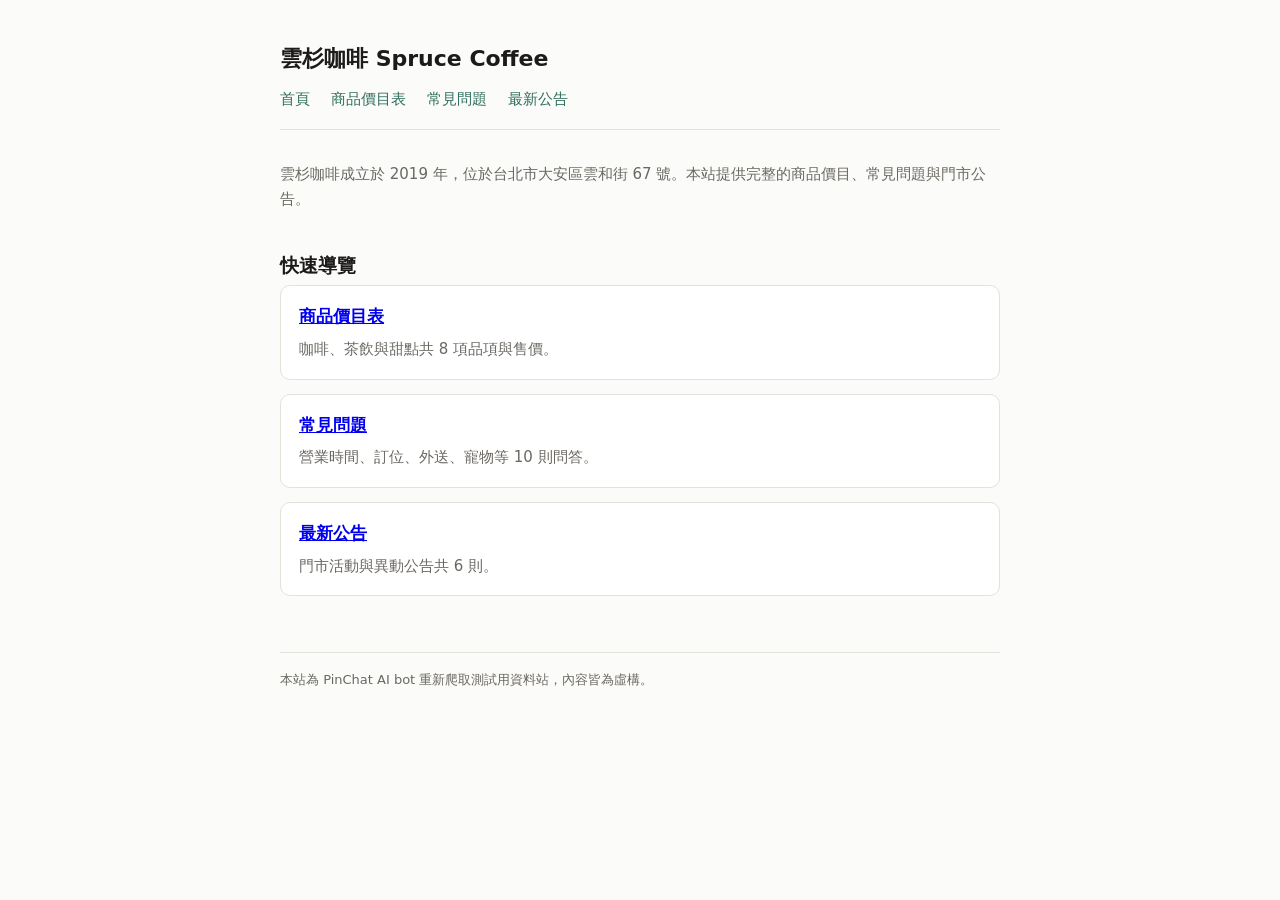
<file: index.html>
<!doctype html>
<html lang="zh-Hant">
<head>
<meta charset="utf-8">
<meta name="viewport" content="width=device-width,initial-scale=1">
<title>雲杉咖啡 Spruce Coffee｜官方資訊站</title>
<meta name="description" content="雲杉咖啡的商品價目表、常見問題與最新公告。">
<link rel="stylesheet" href="style.css">
</head>
<body>
<div class="wrap">
<header class="site">
  <h1>雲杉咖啡 Spruce Coffee</h1>
  <nav>
    <a href="./index.html">首頁</a>
    <a href="./products.html">商品價目表</a>
    <a href="./faq.html">常見問題</a>
    <a href="./news.html">最新公告</a>
  </nav>
</header>

<p class="lead">雲杉咖啡成立於 2019 年，位於台北市大安區雲和街 67 號。本站提供完整的商品價目、常見問題與門市公告。</p>

<h2>快速導覽</h2>
<div class="item"><h3><a href="./products.html">商品價目表</a></h3><p>咖啡、茶飲與甜點共 8 項品項與售價。</p></div>
<div class="item"><h3><a href="./faq.html">常見問題</a></h3><p>營業時間、訂位、外送、寵物等 10 則問答。</p></div>
<div class="item"><h3><a href="./news.html">最新公告</a></h3><p>門市活動與異動公告共 6 則。</p></div>

<footer>本站為 PinChat AI bot 重新爬取測試用資料站，內容皆為虛構。</footer>
</div>
</body>
</html>
</file>
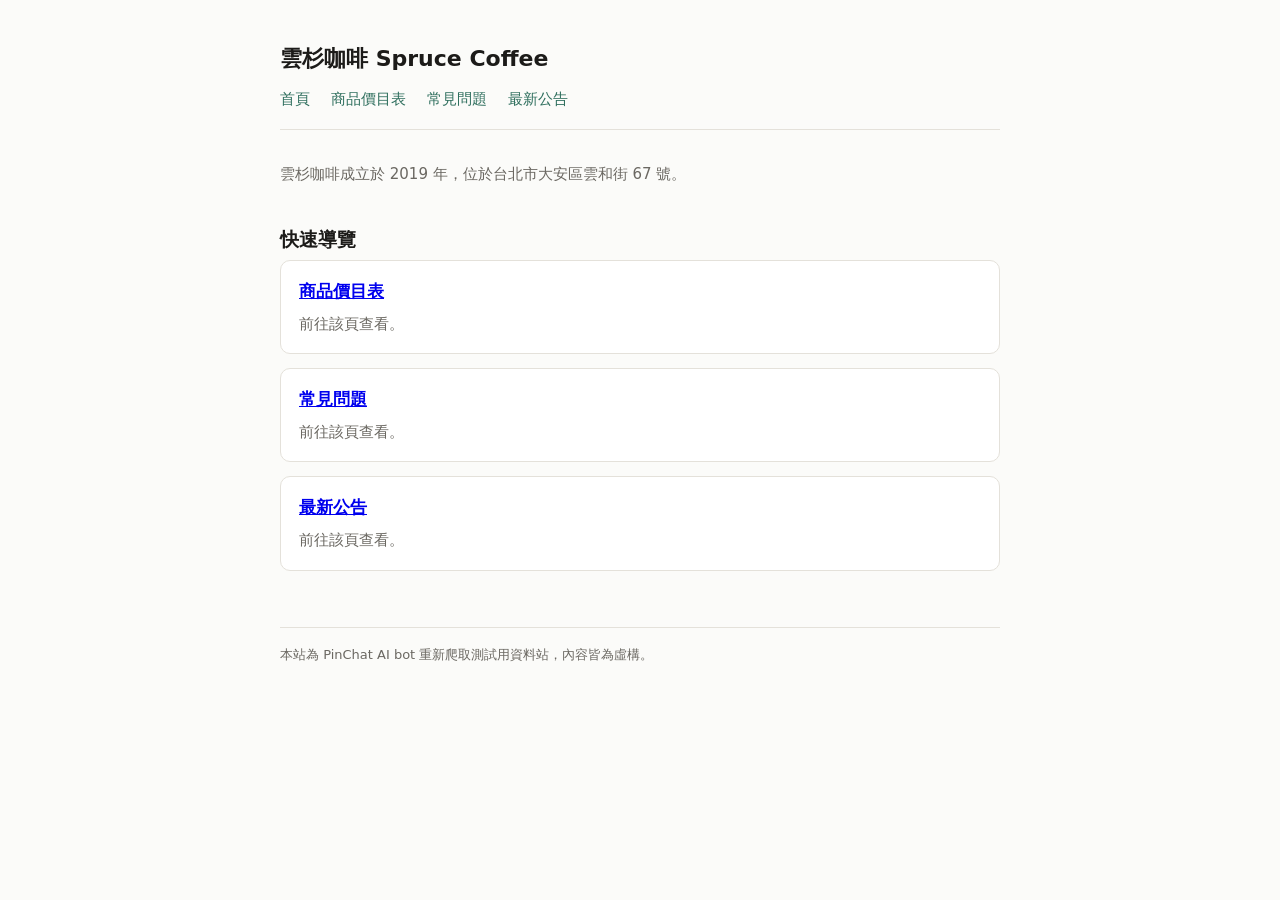
<file: docs/index.html>
<!doctype html>
<html lang="zh-Hant">
<head>
<meta charset="utf-8">
<meta name="viewport" content="width=device-width,initial-scale=1">
<title>雲杉咖啡 Spruce Coffee｜官方資訊站</title>
<meta name="description" content="雲杉咖啡的商品價目表、常見問題與最新公告。">
<link rel="stylesheet" href="style.css">
</head>
<body>
<div class="wrap">
<header class="site">
  <h1>雲杉咖啡 Spruce Coffee</h1>
  <nav>
    <a href="./index.html">首頁</a>
    <a href="./products.html">商品價目表</a>
    <a href="./faq.html">常見問題</a>
    <a href="./news.html">最新公告</a>
  </nav>
</header>

<p class="lead">雲杉咖啡成立於 2019 年，位於台北市大安區雲和街 67 號。</p>

<h2>快速導覽</h2>
<div class="item"><h3><a href="./products.html">商品價目表</a></h3><p>前往該頁查看。</p></div>
<div class="item"><h3><a href="./faq.html">常見問題</a></h3><p>前往該頁查看。</p></div>
<div class="item"><h3><a href="./news.html">最新公告</a></h3><p>前往該頁查看。</p></div>

<footer>本站為 PinChat AI bot 重新爬取測試用資料站，內容皆為虛構。</footer>
</div>
</body>
</html>
</file>
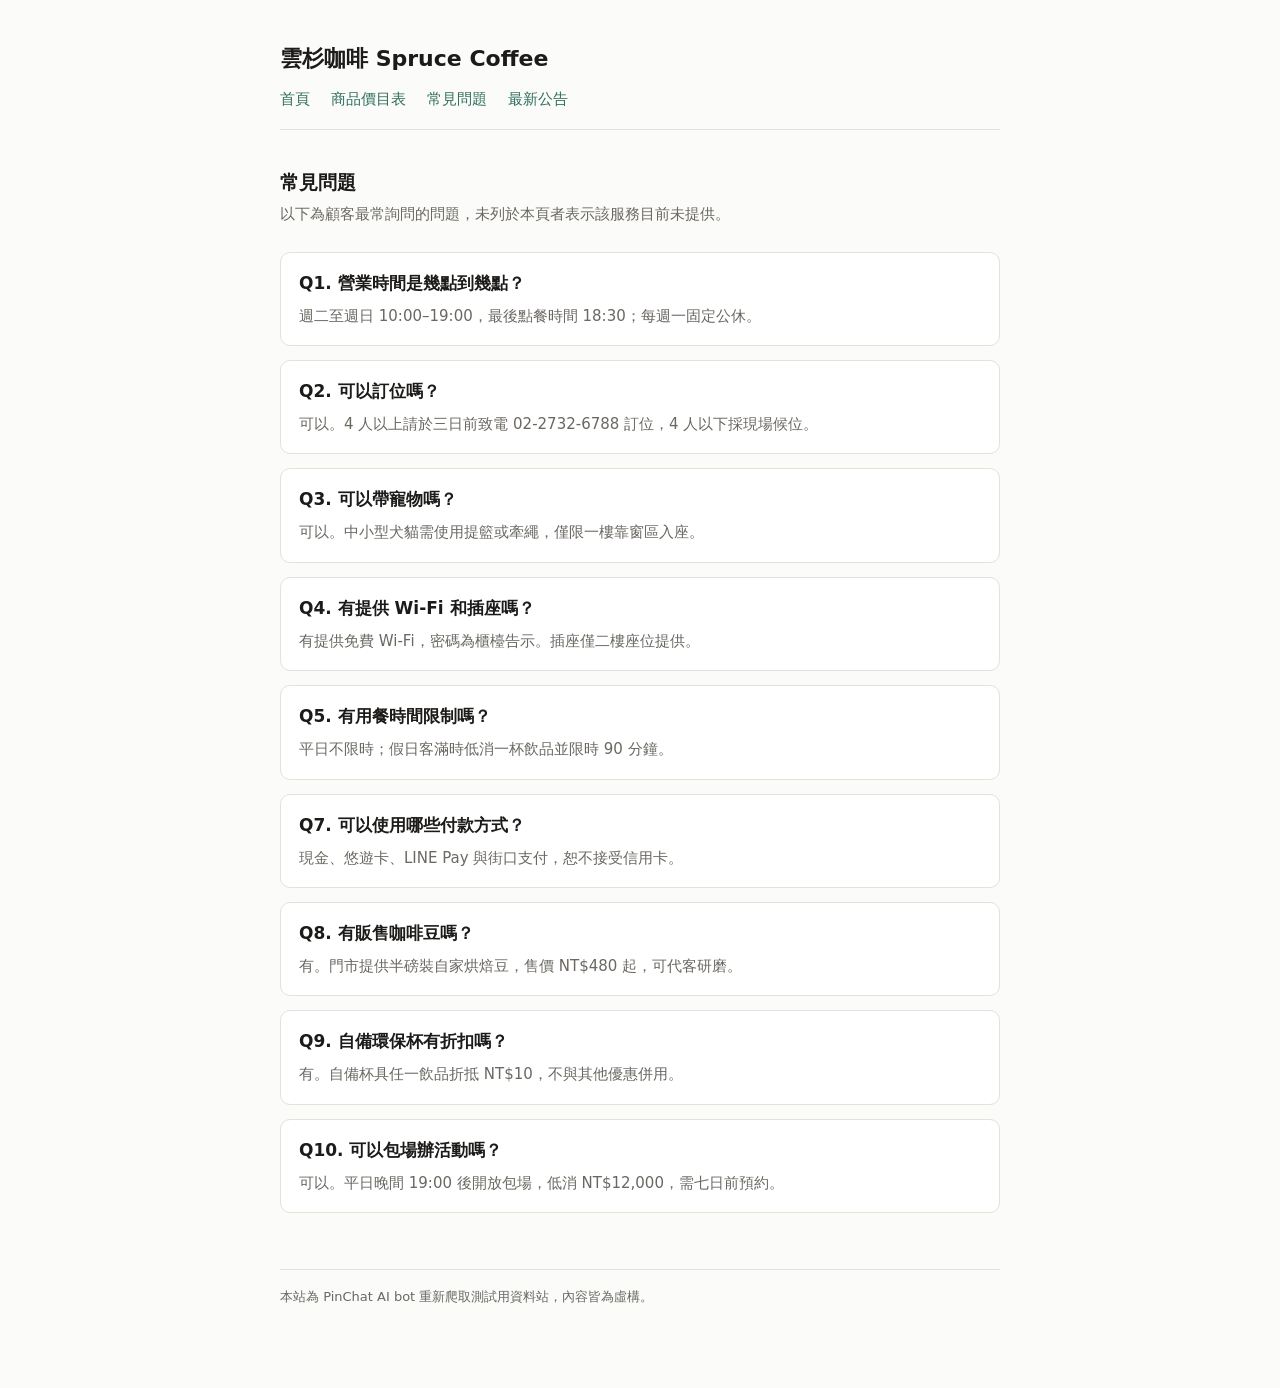
<file: faq.html>
<!doctype html>
<html lang="zh-Hant">
<head>
<meta charset="utf-8">
<meta name="viewport" content="width=device-width,initial-scale=1">
<title>常見問題｜雲杉咖啡 Spruce Coffee</title>
<meta name="description" content="雲杉咖啡常見問題彙整。">
<link rel="stylesheet" href="style.css">
</head>
<body>
<div class="wrap">
<header class="site">
  <h1>雲杉咖啡 Spruce Coffee</h1>
  <nav>
    <a href="./index.html">首頁</a>
    <a href="./products.html">商品價目表</a>
    <a href="./faq.html">常見問題</a>
    <a href="./news.html">最新公告</a>
  </nav>
</header>

<h2>常見問題</h2>
<p class="lead">以下為顧客最常詢問的問題，未列於本頁者表示該服務目前未提供。</p>

<!-- ITEM:q-hours -->
<article class="item" id="q-hours">
  <h3>Q1. 營業時間是幾點到幾點？</h3>
  <p>週二至週日 10:00–19:00，最後點餐時間 18:30；每週一固定公休。</p>
</article>
<!-- /ITEM:q-hours -->

<!-- ITEM:q-reserve -->
<article class="item" id="q-reserve">
  <h3>Q2. 可以訂位嗎？</h3>
  <p>可以。4 人以上請於三日前致電 02-2732-6788 訂位，4 人以下採現場候位。</p>
</article>
<!-- /ITEM:q-reserve -->

<!-- ITEM:q-pet -->
<article class="item" id="q-pet">
  <h3>Q3. 可以帶寵物嗎？</h3>
  <p>可以。中小型犬貓需使用提籃或牽繩，僅限一樓靠窗區入座。</p>
</article>
<!-- /ITEM:q-pet -->

<!-- ITEM:q-wifi -->
<article class="item" id="q-wifi">
  <h3>Q4. 有提供 Wi-Fi 和插座嗎？</h3>
  <p>有提供免費 Wi-Fi，密碼為櫃檯告示。插座僅二樓座位提供。</p>
</article>
<!-- /ITEM:q-wifi -->

<!-- ITEM:q-timelimit -->
<article class="item" id="q-timelimit">
  <h3>Q5. 有用餐時間限制嗎？</h3>
  <p>平日不限時；假日客滿時低消一杯飲品並限時 90 分鐘。</p>
</article>
<!-- /ITEM:q-timelimit -->


<!-- ITEM:q-payment -->
<article class="item" id="q-payment">
  <h3>Q7. 可以使用哪些付款方式？</h3>
  <p>現金、悠遊卡、LINE Pay 與街口支付，恕不接受信用卡。</p>
</article>
<!-- /ITEM:q-payment -->

<!-- ITEM:q-beans -->
<article class="item" id="q-beans">
  <h3>Q8. 有販售咖啡豆嗎？</h3>
  <p>有。門市提供半磅裝自家烘焙豆，售價 NT$480 起，可代客研磨。</p>
</article>
<!-- /ITEM:q-beans -->

<!-- ITEM:q-cup -->
<article class="item" id="q-cup">
  <h3>Q9. 自備環保杯有折扣嗎？</h3>
  <p>有。自備杯具任一飲品折抵 NT$10，不與其他優惠併用。</p>
</article>
<!-- /ITEM:q-cup -->

<!-- ITEM:q-venue -->
<article class="item" id="q-venue">
  <h3>Q10. 可以包場辦活動嗎？</h3>
  <p>可以。平日晚間 19:00 後開放包場，低消 NT$12,000，需七日前預約。</p>
</article>
<!-- /ITEM:q-venue -->

<footer>本站為 PinChat AI bot 重新爬取測試用資料站，內容皆為虛構。</footer>
</div>
</body>
</html>
</file>
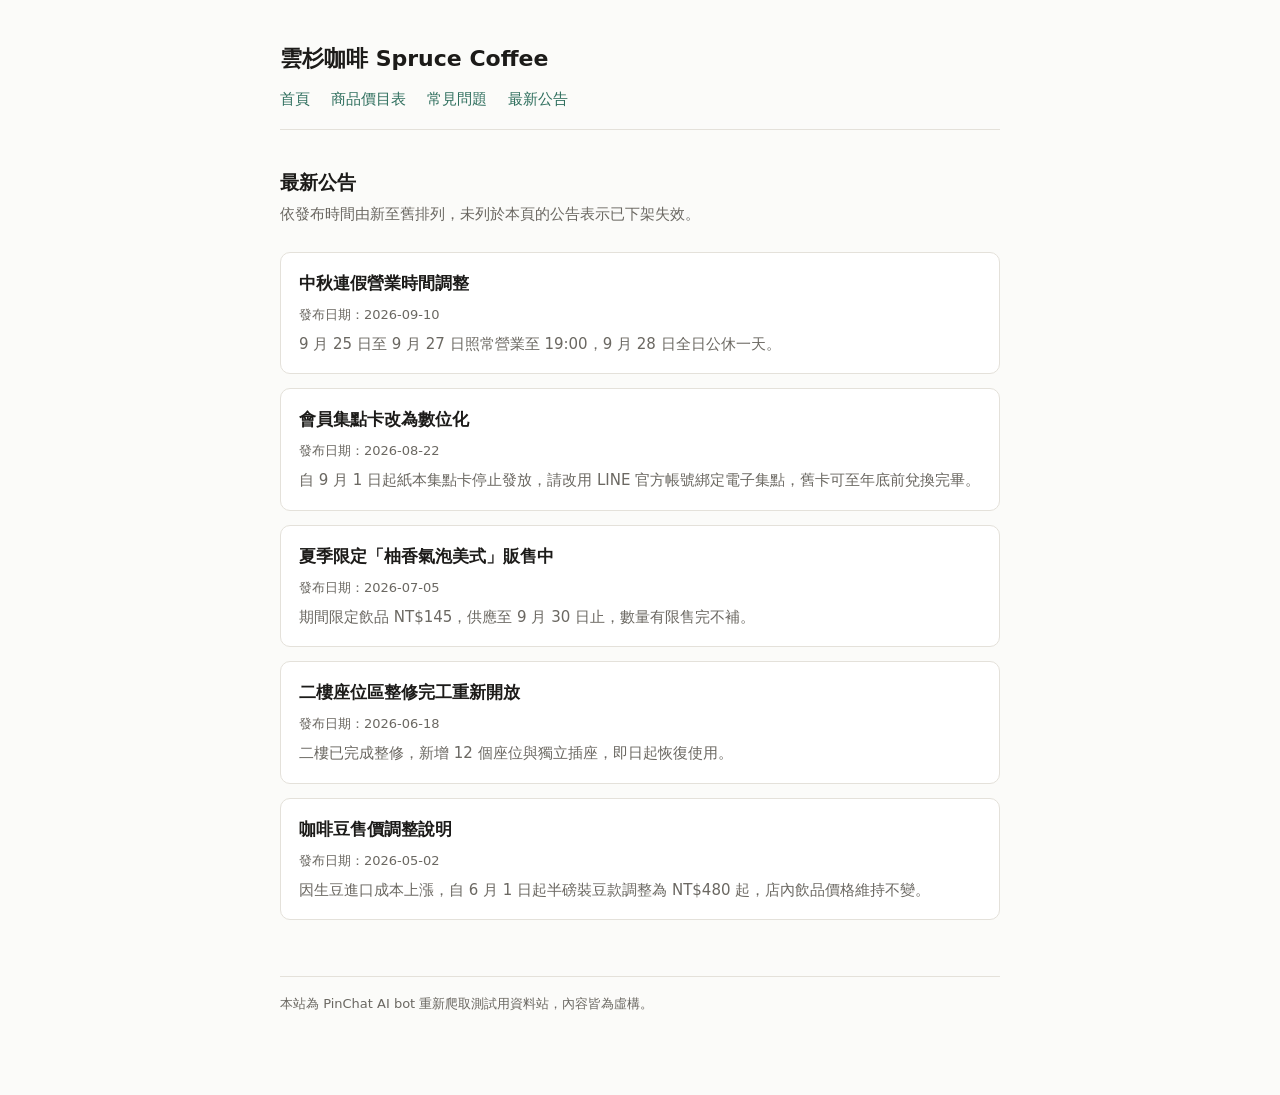
<file: news.html>
<!doctype html>
<html lang="zh-Hant">
<head>
<meta charset="utf-8">
<meta name="viewport" content="width=device-width,initial-scale=1">
<title>最新公告｜雲杉咖啡 Spruce Coffee</title>
<meta name="description" content="雲杉咖啡門市公告與活動訊息。">
<link rel="stylesheet" href="style.css">
</head>
<body>
<div class="wrap">
<header class="site">
  <h1>雲杉咖啡 Spruce Coffee</h1>
  <nav>
    <a href="./index.html">首頁</a>
    <a href="./products.html">商品價目表</a>
    <a href="./faq.html">常見問題</a>
    <a href="./news.html">最新公告</a>
  </nav>
</header>

<h2>最新公告</h2>
<p class="lead">依發布時間由新至舊排列，未列於本頁的公告表示已下架失效。</p>

<!-- ITEM:n-moon-festival -->
<article class="item" id="n-moon-festival">
  <h3>中秋連假營業時間調整</h3>
  <div class="meta">發布日期：2026-09-10</div>
  <p>9 月 25 日至 9 月 27 日照常營業至 19:00，9 月 28 日全日公休一天。</p>
</article>
<!-- /ITEM:n-moon-festival -->

<!-- ITEM:n-member-card -->
<article class="item" id="n-member-card">
  <h3>會員集點卡改為數位化</h3>
  <div class="meta">發布日期：2026-08-22</div>
  <p>自 9 月 1 日起紙本集點卡停止發放，請改用 LINE 官方帳號綁定電子集點，舊卡可至年底前兌換完畢。</p>
</article>
<!-- /ITEM:n-member-card -->

<!-- ITEM:n-summer-limited -->
<article class="item" id="n-summer-limited">
  <h3>夏季限定「柚香氣泡美式」販售中</h3>
  <div class="meta">發布日期：2026-07-05</div>
  <p>期間限定飲品 NT$145，供應至 9 月 30 日止，數量有限售完不補。</p>
</article>
<!-- /ITEM:n-summer-limited -->

<!-- ITEM:n-second-floor -->
<article class="item" id="n-second-floor">
  <h3>二樓座位區整修完工重新開放</h3>
  <div class="meta">發布日期：2026-06-18</div>
  <p>二樓已完成整修，新增 12 個座位與獨立插座，即日起恢復使用。</p>
</article>
<!-- /ITEM:n-second-floor -->

<!-- ITEM:n-bean-price -->
<article class="item" id="n-bean-price">
  <h3>咖啡豆售價調整說明</h3>
  <div class="meta">發布日期：2026-05-02</div>
  <p>因生豆進口成本上漲，自 6 月 1 日起半磅裝豆款調整為 NT$480 起，店內飲品價格維持不變。</p>
</article>
<!-- /ITEM:n-bean-price -->


<footer>本站為 PinChat AI bot 重新爬取測試用資料站，內容皆為虛構。</footer>
</div>
</body>
</html>
</file>
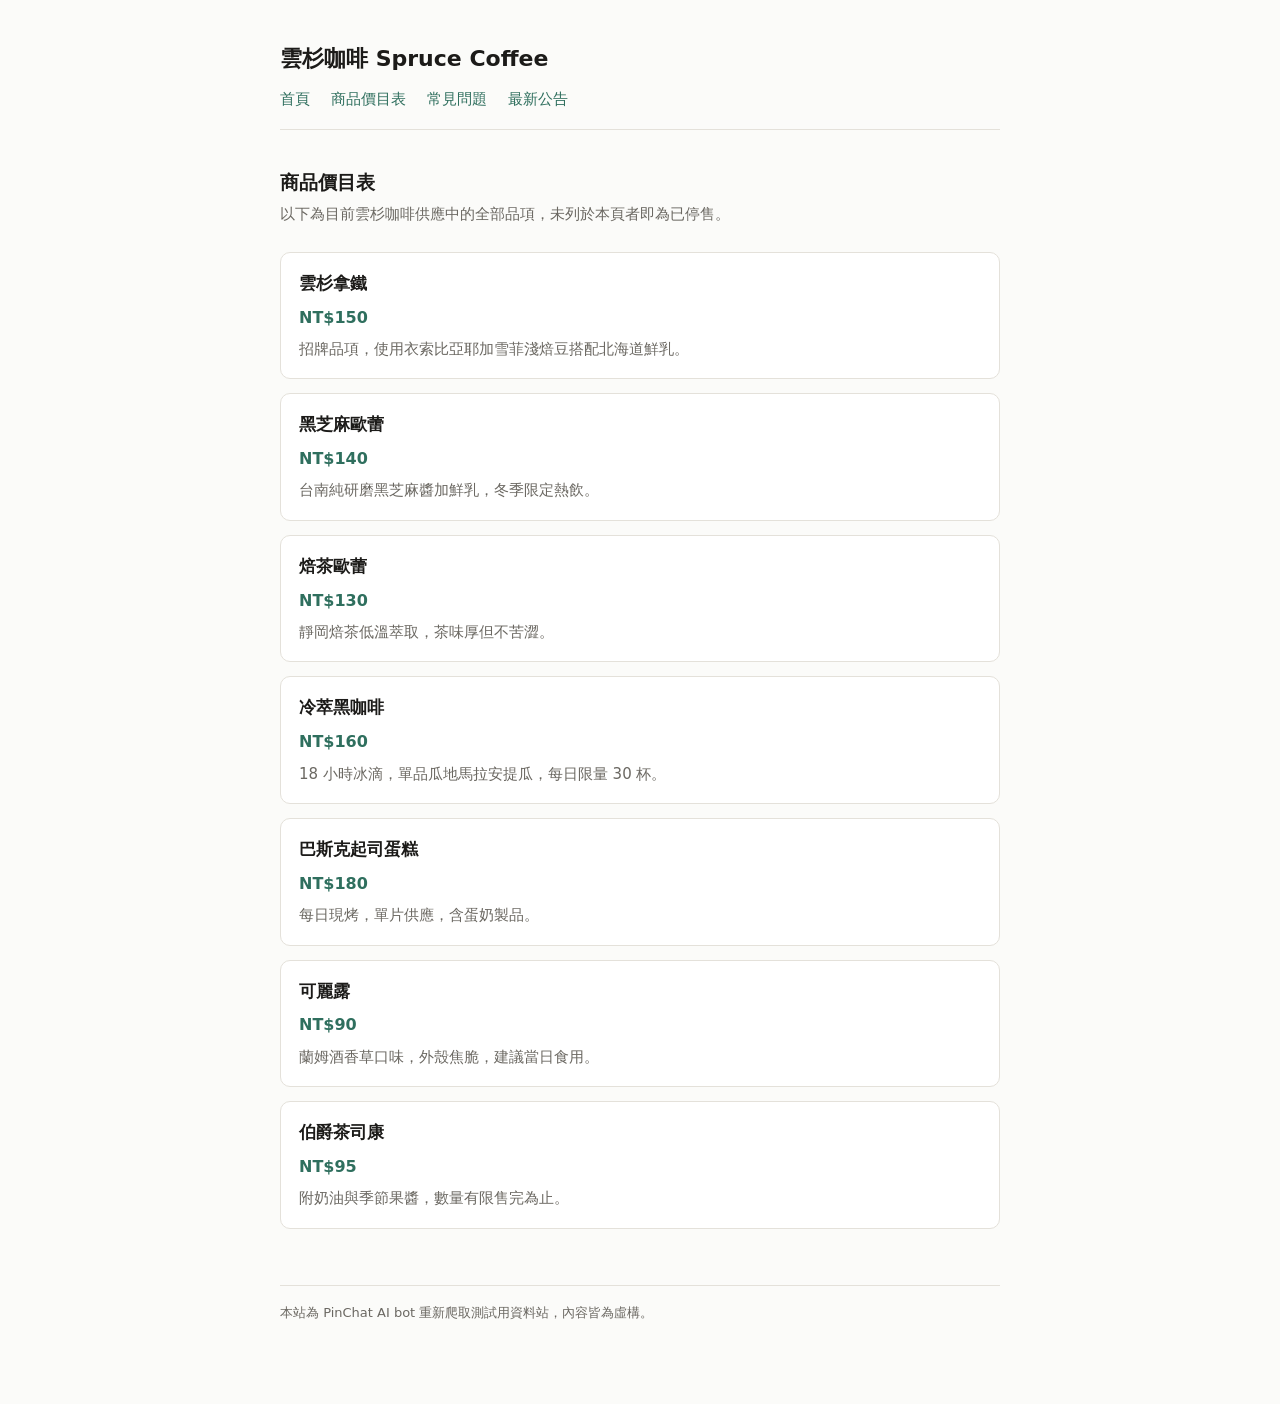
<file: products.html>
<!doctype html>
<html lang="zh-Hant">
<head>
<meta charset="utf-8">
<meta name="viewport" content="width=device-width,initial-scale=1">
<title>商品價目表｜雲杉咖啡 Spruce Coffee</title>
<meta name="description" content="雲杉咖啡全品項價目表。">
<link rel="stylesheet" href="style.css">
</head>
<body>
<div class="wrap">
<header class="site">
  <h1>雲杉咖啡 Spruce Coffee</h1>
  <nav>
    <a href="./index.html">首頁</a>
    <a href="./products.html">商品價目表</a>
    <a href="./faq.html">常見問題</a>
    <a href="./news.html">最新公告</a>
  </nav>
</header>

<h2>商品價目表</h2>
<p class="lead">以下為目前雲杉咖啡供應中的全部品項，未列於本頁者即為已停售。</p>

<!-- ITEM:p-spruce-latte -->
<article class="item" id="p-spruce-latte">
  <h3>雲杉拿鐵</h3>
  <div class="price">NT$150</div>
  <p>招牌品項，使用衣索比亞耶加雪菲淺焙豆搭配北海道鮮乳。</p>
</article>
<!-- /ITEM:p-spruce-latte -->


<!-- ITEM:p-black-sesame -->
<article class="item" id="p-black-sesame">
  <h3>黑芝麻歐蕾</h3>
  <div class="price">NT$140</div>
  <p>台南純研磨黑芝麻醬加鮮乳，冬季限定熱飲。</p>
</article>
<!-- /ITEM:p-black-sesame -->

<!-- ITEM:p-hojicha -->
<article class="item" id="p-hojicha">
  <h3>焙茶歐蕾</h3>
  <div class="price">NT$130</div>
  <p>靜岡焙茶低溫萃取，茶味厚但不苦澀。</p>
</article>
<!-- /ITEM:p-hojicha -->

<!-- ITEM:p-cold-brew -->
<article class="item" id="p-cold-brew">
  <h3>冷萃黑咖啡</h3>
  <div class="price">NT$160</div>
  <p>18 小時冰滴，單品瓜地馬拉安提瓜，每日限量 30 杯。</p>
</article>
<!-- /ITEM:p-cold-brew -->

<!-- ITEM:p-basque -->
<article class="item" id="p-basque">
  <h3>巴斯克起司蛋糕</h3>
  <div class="price">NT$180</div>
  <p>每日現烤，單片供應，含蛋奶製品。</p>
</article>
<!-- /ITEM:p-basque -->

<!-- ITEM:p-canele -->
<article class="item" id="p-canele">
  <h3>可麗露</h3>
  <div class="price">NT$90</div>
  <p>蘭姆酒香草口味，外殼焦脆，建議當日食用。</p>
</article>
<!-- /ITEM:p-canele -->

<!-- ITEM:p-scone -->
<article class="item" id="p-scone">
  <h3>伯爵茶司康</h3>
  <div class="price">NT$95</div>
  <p>附奶油與季節果醬，數量有限售完為止。</p>
</article>
<!-- /ITEM:p-scone -->

<footer>本站為 PinChat AI bot 重新爬取測試用資料站，內容皆為虛構。</footer>
</div>
</body>
</html>
</file>
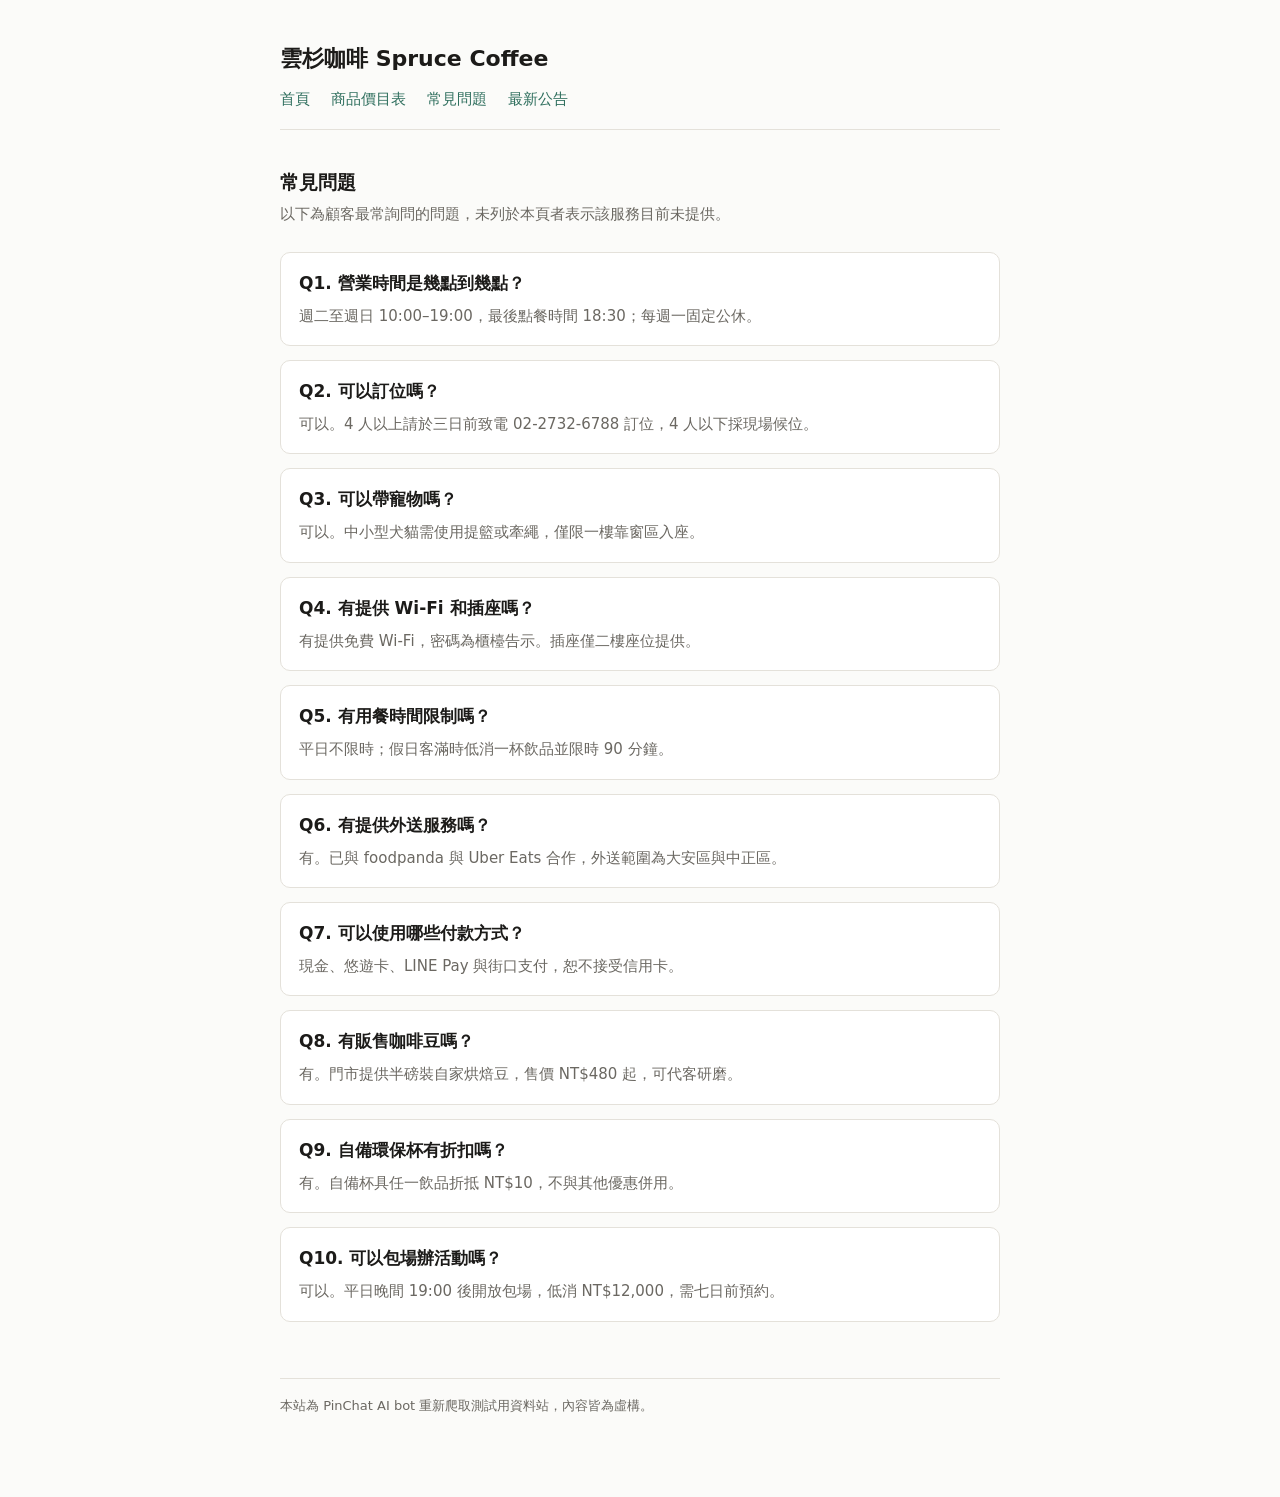
<file: docs/faq.html>
<!doctype html>
<html lang="zh-Hant">
<head>
<meta charset="utf-8">
<meta name="viewport" content="width=device-width,initial-scale=1">
<title>常見問題｜雲杉咖啡 Spruce Coffee</title>
<meta name="description" content="雲杉咖啡常見問題彙整。">
<link rel="stylesheet" href="style.css">
</head>
<body>
<div class="wrap">
<header class="site">
  <h1>雲杉咖啡 Spruce Coffee</h1>
  <nav>
    <a href="./index.html">首頁</a>
    <a href="./products.html">商品價目表</a>
    <a href="./faq.html">常見問題</a>
    <a href="./news.html">最新公告</a>
  </nav>
</header>

<h2>常見問題</h2>
<p class="lead">以下為顧客最常詢問的問題，未列於本頁者表示該服務目前未提供。</p>

<!-- ITEM:q-hours -->
<article class="item" id="q-hours">
  <h3>Q1. 營業時間是幾點到幾點？</h3>
  <p>週二至週日 10:00–19:00，最後點餐時間 18:30；每週一固定公休。</p>
</article>
<!-- /ITEM:q-hours -->

<!-- ITEM:q-reserve -->
<article class="item" id="q-reserve">
  <h3>Q2. 可以訂位嗎？</h3>
  <p>可以。4 人以上請於三日前致電 02-2732-6788 訂位，4 人以下採現場候位。</p>
</article>
<!-- /ITEM:q-reserve -->

<!-- ITEM:q-pet -->
<article class="item" id="q-pet">
  <h3>Q3. 可以帶寵物嗎？</h3>
  <p>可以。中小型犬貓需使用提籃或牽繩，僅限一樓靠窗區入座。</p>
</article>
<!-- /ITEM:q-pet -->

<!-- ITEM:q-wifi -->
<article class="item" id="q-wifi">
  <h3>Q4. 有提供 Wi-Fi 和插座嗎？</h3>
  <p>有提供免費 Wi-Fi，密碼為櫃檯告示。插座僅二樓座位提供。</p>
</article>
<!-- /ITEM:q-wifi -->

<!-- ITEM:q-timelimit -->
<article class="item" id="q-timelimit">
  <h3>Q5. 有用餐時間限制嗎？</h3>
  <p>平日不限時；假日客滿時低消一杯飲品並限時 90 分鐘。</p>
</article>
<!-- /ITEM:q-timelimit -->

<!-- ITEM:q-delivery -->
<article class="item" id="q-delivery">
  <h3>Q6. 有提供外送服務嗎？</h3>
  <p>有。已與 foodpanda 與 Uber Eats 合作，外送範圍為大安區與中正區。</p>
</article>
<!-- /ITEM:q-delivery -->

<!-- ITEM:q-payment -->
<article class="item" id="q-payment">
  <h3>Q7. 可以使用哪些付款方式？</h3>
  <p>現金、悠遊卡、LINE Pay 與街口支付，恕不接受信用卡。</p>
</article>
<!-- /ITEM:q-payment -->

<!-- ITEM:q-beans -->
<article class="item" id="q-beans">
  <h3>Q8. 有販售咖啡豆嗎？</h3>
  <p>有。門市提供半磅裝自家烘焙豆，售價 NT$480 起，可代客研磨。</p>
</article>
<!-- /ITEM:q-beans -->

<!-- ITEM:q-cup -->
<article class="item" id="q-cup">
  <h3>Q9. 自備環保杯有折扣嗎？</h3>
  <p>有。自備杯具任一飲品折抵 NT$10，不與其他優惠併用。</p>
</article>
<!-- /ITEM:q-cup -->

<!-- ITEM:q-venue -->
<article class="item" id="q-venue">
  <h3>Q10. 可以包場辦活動嗎？</h3>
  <p>可以。平日晚間 19:00 後開放包場，低消 NT$12,000，需七日前預約。</p>
</article>
<!-- /ITEM:q-venue -->

<footer>本站為 PinChat AI bot 重新爬取測試用資料站，內容皆為虛構。</footer>
</div>
</body>
</html>
</file>
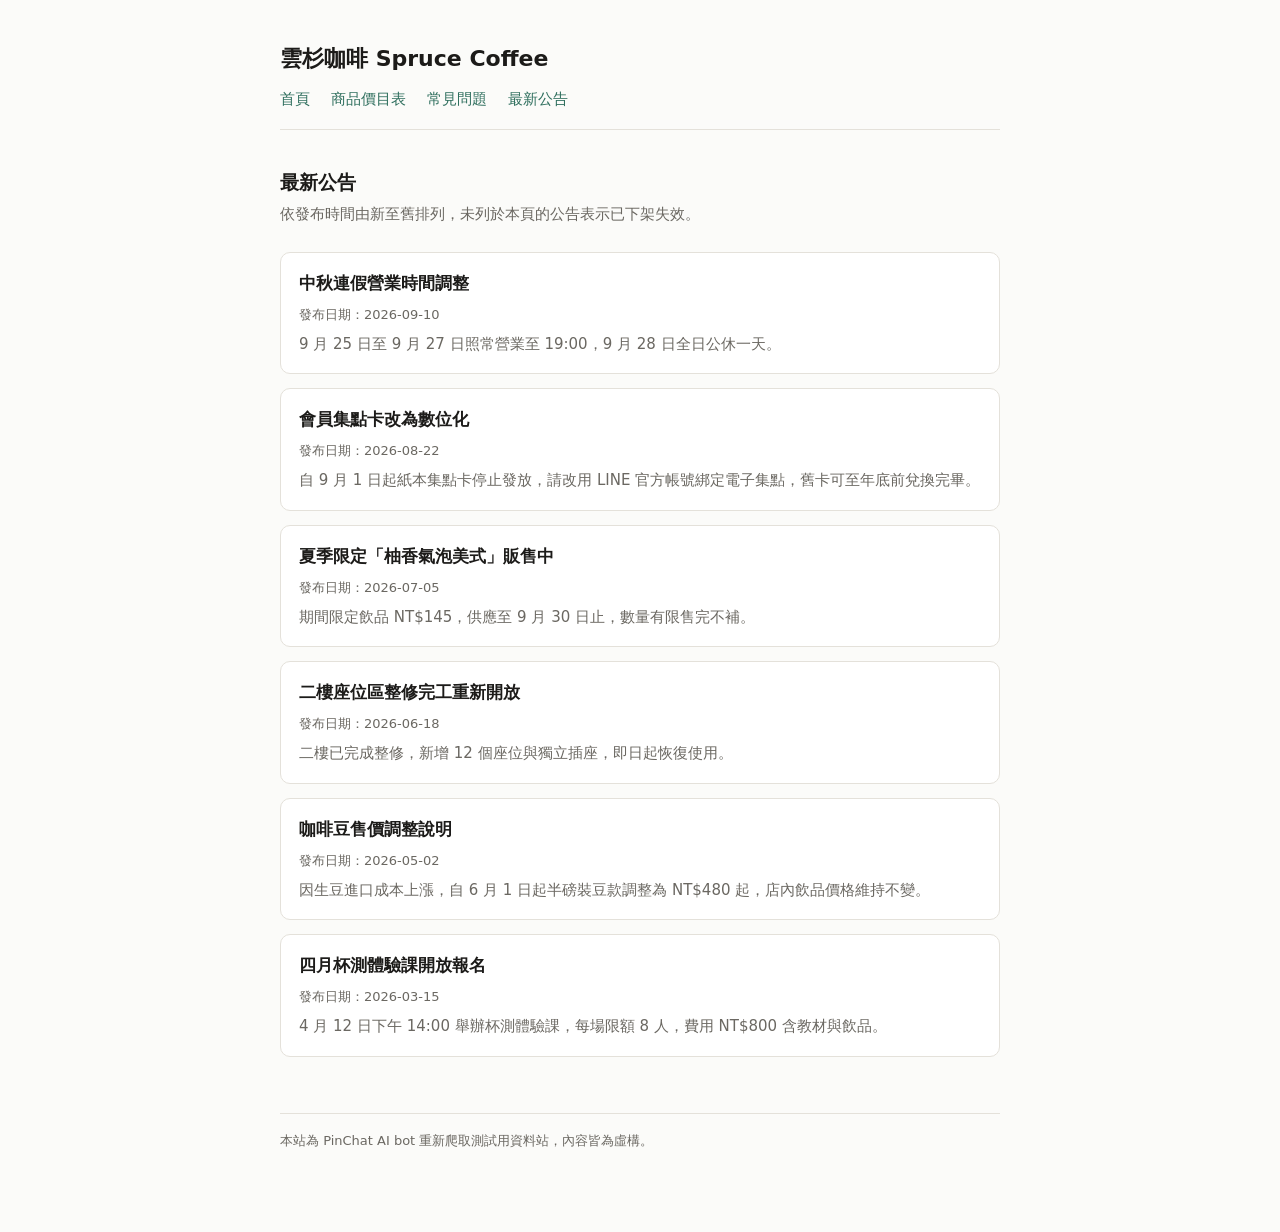
<file: docs/news.html>
<!doctype html>
<html lang="zh-Hant">
<head>
<meta charset="utf-8">
<meta name="viewport" content="width=device-width,initial-scale=1">
<title>最新公告｜雲杉咖啡 Spruce Coffee</title>
<meta name="description" content="雲杉咖啡門市公告與活動訊息。">
<link rel="stylesheet" href="style.css">
</head>
<body>
<div class="wrap">
<header class="site">
  <h1>雲杉咖啡 Spruce Coffee</h1>
  <nav>
    <a href="./index.html">首頁</a>
    <a href="./products.html">商品價目表</a>
    <a href="./faq.html">常見問題</a>
    <a href="./news.html">最新公告</a>
  </nav>
</header>

<h2>最新公告</h2>
<p class="lead">依發布時間由新至舊排列，未列於本頁的公告表示已下架失效。</p>

<!-- ITEM:n-moon-festival -->
<article class="item" id="n-moon-festival">
  <h3>中秋連假營業時間調整</h3>
  <div class="meta">發布日期：2026-09-10</div>
  <p>9 月 25 日至 9 月 27 日照常營業至 19:00，9 月 28 日全日公休一天。</p>
</article>
<!-- /ITEM:n-moon-festival -->

<!-- ITEM:n-member-card -->
<article class="item" id="n-member-card">
  <h3>會員集點卡改為數位化</h3>
  <div class="meta">發布日期：2026-08-22</div>
  <p>自 9 月 1 日起紙本集點卡停止發放，請改用 LINE 官方帳號綁定電子集點，舊卡可至年底前兌換完畢。</p>
</article>
<!-- /ITEM:n-member-card -->

<!-- ITEM:n-summer-limited -->
<article class="item" id="n-summer-limited">
  <h3>夏季限定「柚香氣泡美式」販售中</h3>
  <div class="meta">發布日期：2026-07-05</div>
  <p>期間限定飲品 NT$145，供應至 9 月 30 日止，數量有限售完不補。</p>
</article>
<!-- /ITEM:n-summer-limited -->

<!-- ITEM:n-second-floor -->
<article class="item" id="n-second-floor">
  <h3>二樓座位區整修完工重新開放</h3>
  <div class="meta">發布日期：2026-06-18</div>
  <p>二樓已完成整修，新增 12 個座位與獨立插座，即日起恢復使用。</p>
</article>
<!-- /ITEM:n-second-floor -->

<!-- ITEM:n-bean-price -->
<article class="item" id="n-bean-price">
  <h3>咖啡豆售價調整說明</h3>
  <div class="meta">發布日期：2026-05-02</div>
  <p>因生豆進口成本上漲，自 6 月 1 日起半磅裝豆款調整為 NT$480 起，店內飲品價格維持不變。</p>
</article>
<!-- /ITEM:n-bean-price -->

<!-- ITEM:n-cupping -->
<article class="item" id="n-cupping">
  <h3>四月杯測體驗課開放報名</h3>
  <div class="meta">發布日期：2026-03-15</div>
  <p>4 月 12 日下午 14:00 舉辦杯測體驗課，每場限額 8 人，費用 NT$800 含教材與飲品。</p>
</article>
<!-- /ITEM:n-cupping -->

<footer>本站為 PinChat AI bot 重新爬取測試用資料站，內容皆為虛構。</footer>
</div>
</body>
</html>
</file>
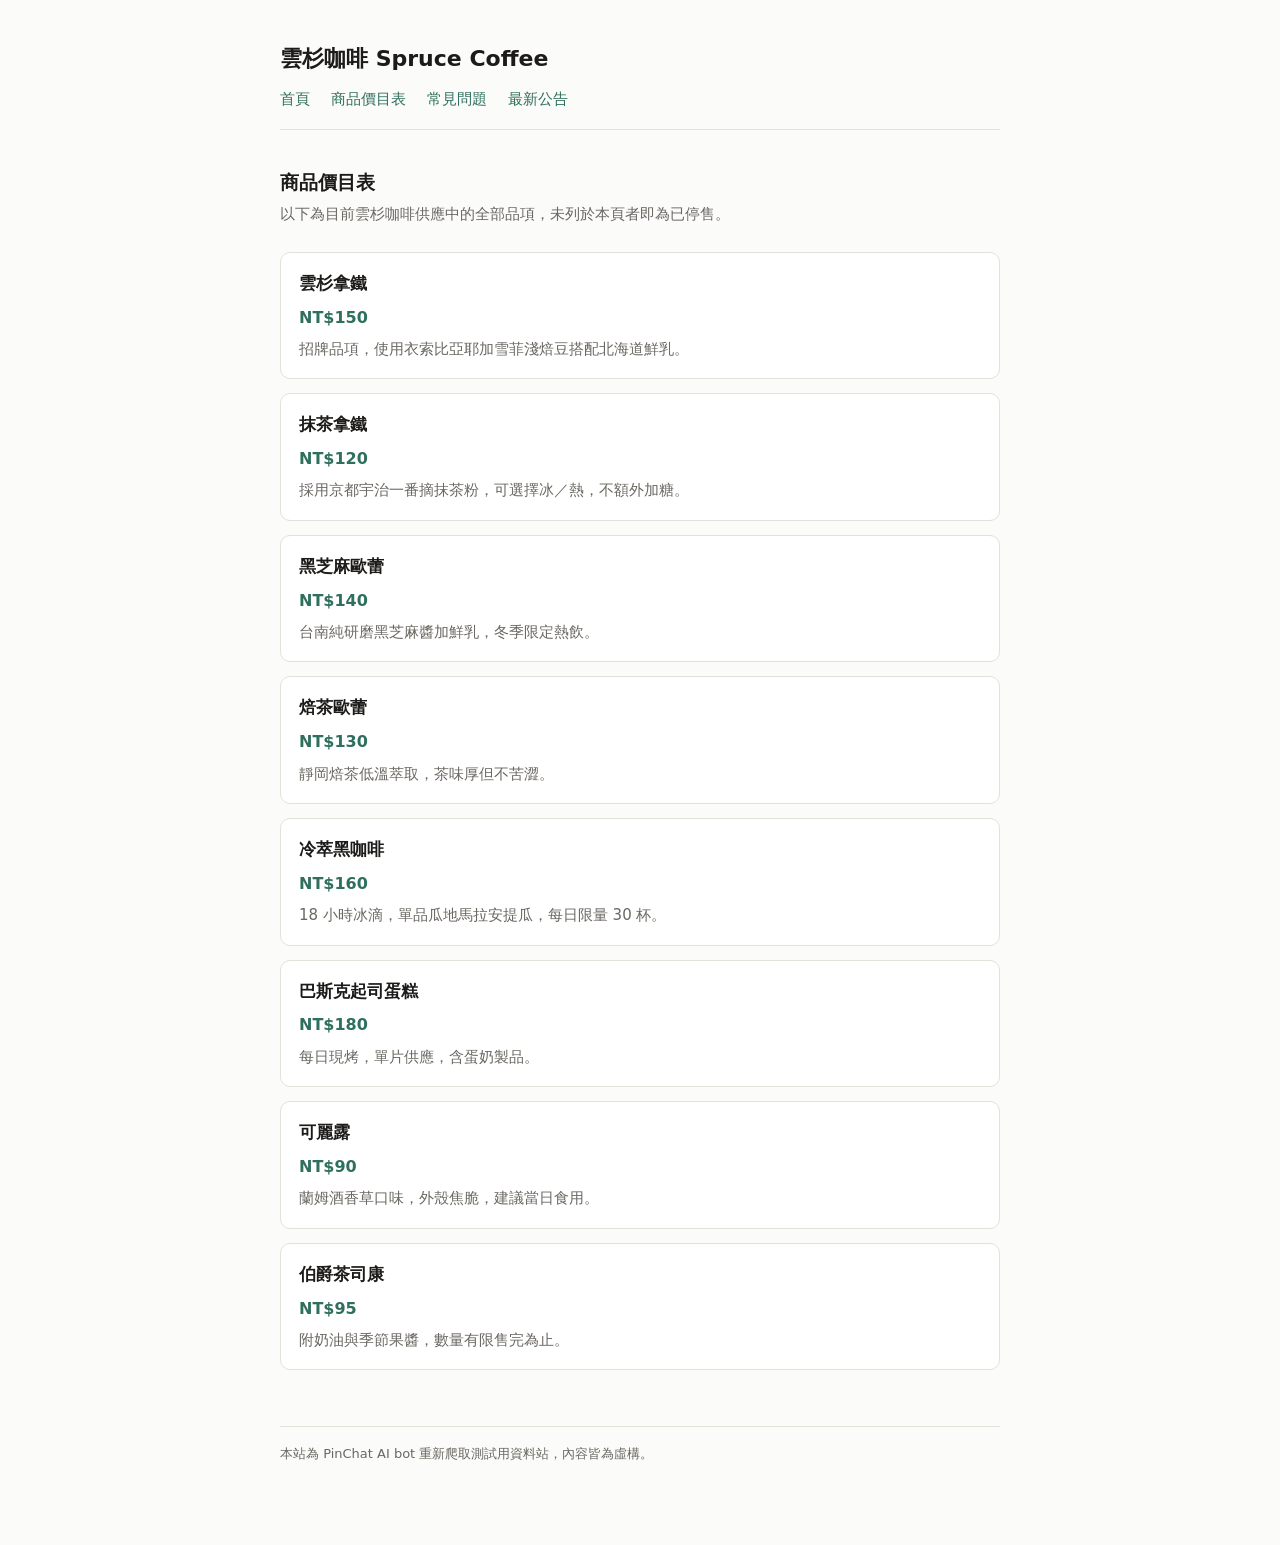
<file: docs/products.html>
<!doctype html>
<html lang="zh-Hant">
<head>
<meta charset="utf-8">
<meta name="viewport" content="width=device-width,initial-scale=1">
<title>商品價目表｜雲杉咖啡 Spruce Coffee</title>
<meta name="description" content="雲杉咖啡全品項價目表。">
<link rel="stylesheet" href="style.css">
</head>
<body>
<div class="wrap">
<header class="site">
  <h1>雲杉咖啡 Spruce Coffee</h1>
  <nav>
    <a href="./index.html">首頁</a>
    <a href="./products.html">商品價目表</a>
    <a href="./faq.html">常見問題</a>
    <a href="./news.html">最新公告</a>
  </nav>
</header>

<h2>商品價目表</h2>
<p class="lead">以下為目前雲杉咖啡供應中的全部品項，未列於本頁者即為已停售。</p>

<!-- ITEM:p-spruce-latte -->
<article class="item" id="p-spruce-latte">
  <h3>雲杉拿鐵</h3>
  <div class="price">NT$150</div>
  <p>招牌品項，使用衣索比亞耶加雪菲淺焙豆搭配北海道鮮乳。</p>
</article>
<!-- /ITEM:p-spruce-latte -->

<!-- ITEM:p-matcha-latte -->
<article class="item" id="p-matcha-latte">
  <h3>抹茶拿鐵</h3>
  <div class="price">NT$120</div>
  <p>採用京都宇治一番摘抹茶粉，可選擇冰／熱，不額外加糖。</p>
</article>
<!-- /ITEM:p-matcha-latte -->

<!-- ITEM:p-black-sesame -->
<article class="item" id="p-black-sesame">
  <h3>黑芝麻歐蕾</h3>
  <div class="price">NT$140</div>
  <p>台南純研磨黑芝麻醬加鮮乳，冬季限定熱飲。</p>
</article>
<!-- /ITEM:p-black-sesame -->

<!-- ITEM:p-hojicha -->
<article class="item" id="p-hojicha">
  <h3>焙茶歐蕾</h3>
  <div class="price">NT$130</div>
  <p>靜岡焙茶低溫萃取，茶味厚但不苦澀。</p>
</article>
<!-- /ITEM:p-hojicha -->

<!-- ITEM:p-cold-brew -->
<article class="item" id="p-cold-brew">
  <h3>冷萃黑咖啡</h3>
  <div class="price">NT$160</div>
  <p>18 小時冰滴，單品瓜地馬拉安提瓜，每日限量 30 杯。</p>
</article>
<!-- /ITEM:p-cold-brew -->

<!-- ITEM:p-basque -->
<article class="item" id="p-basque">
  <h3>巴斯克起司蛋糕</h3>
  <div class="price">NT$180</div>
  <p>每日現烤，單片供應，含蛋奶製品。</p>
</article>
<!-- /ITEM:p-basque -->

<!-- ITEM:p-canele -->
<article class="item" id="p-canele">
  <h3>可麗露</h3>
  <div class="price">NT$90</div>
  <p>蘭姆酒香草口味，外殼焦脆，建議當日食用。</p>
</article>
<!-- /ITEM:p-canele -->

<!-- ITEM:p-scone -->
<article class="item" id="p-scone">
  <h3>伯爵茶司康</h3>
  <div class="price">NT$95</div>
  <p>附奶油與季節果醬，數量有限售完為止。</p>
</article>
<!-- /ITEM:p-scone -->

<footer>本站為 PinChat AI bot 重新爬取測試用資料站，內容皆為虛構。</footer>
</div>
</body>
</html>
</file>
<file: style.css>
:root { --bg:#fbfbf9; --fg:#1c1b19; --muted:#6b6862; --line:#e4e1da; --accent:#2f6f5e; }
* { box-sizing:border-box; }
body { margin:0; background:var(--bg); color:var(--fg);
  font-family:-apple-system,"PingFang TC","Noto Sans TC",system-ui,sans-serif; line-height:1.7; }
.wrap { max-width:760px; margin:0 auto; padding:40px 20px 80px; }
header.site { border-bottom:1px solid var(--line); padding-bottom:16px; margin-bottom:32px; }
header.site h1 { font-size:22px; margin:0 0 8px; }
nav a { color:var(--accent); text-decoration:none; margin-right:16px; font-size:15px; }
nav a:hover { text-decoration:underline; }
h2 { font-size:19px; margin:36px 0 4px; }
.lead { color:var(--muted); margin:0 0 24px; font-size:15px; }
.item { border:1px solid var(--line); border-radius:10px; padding:16px 18px; margin:0 0 14px; background:#fff; }
.item h3 { margin:0 0 6px; font-size:17px; }
.item .price { color:var(--accent); font-weight:600; font-size:16px; }
.item p { margin:6px 0 0; color:var(--muted); font-size:15px; }
.meta { font-size:13px; color:var(--muted); }
footer { margin-top:56px; border-top:1px solid var(--line); padding-top:16px; font-size:13px; color:var(--muted); }
code { background:#f0efea; padding:2px 5px; border-radius:4px; font-size:13px; }
</file>
<file: docs/style.css>
:root { --bg:#fbfbf9; --fg:#1c1b19; --muted:#6b6862; --line:#e4e1da; --accent:#2f6f5e; }
* { box-sizing:border-box; }
body { margin:0; background:var(--bg); color:var(--fg);
  font-family:-apple-system,"PingFang TC","Noto Sans TC",system-ui,sans-serif; line-height:1.7; }
.wrap { max-width:760px; margin:0 auto; padding:40px 20px 80px; }
header.site { border-bottom:1px solid var(--line); padding-bottom:16px; margin-bottom:32px; }
header.site h1 { font-size:22px; margin:0 0 8px; }
nav a { color:var(--accent); text-decoration:none; margin-right:16px; font-size:15px; }
nav a:hover { text-decoration:underline; }
h2 { font-size:19px; margin:36px 0 4px; }
.lead { color:var(--muted); margin:0 0 24px; font-size:15px; }
.item { border:1px solid var(--line); border-radius:10px; padding:16px 18px; margin:0 0 14px; background:#fff; }
.item h3 { margin:0 0 6px; font-size:17px; }
.item .price { color:var(--accent); font-weight:600; font-size:16px; }
.item p { margin:6px 0 0; color:var(--muted); font-size:15px; }
.meta { font-size:13px; color:var(--muted); }
footer { margin-top:56px; border-top:1px solid var(--line); padding-top:16px; font-size:13px; color:var(--muted); }
code { background:#f0efea; padding:2px 5px; border-radius:4px; font-size:13px; }
</file>
